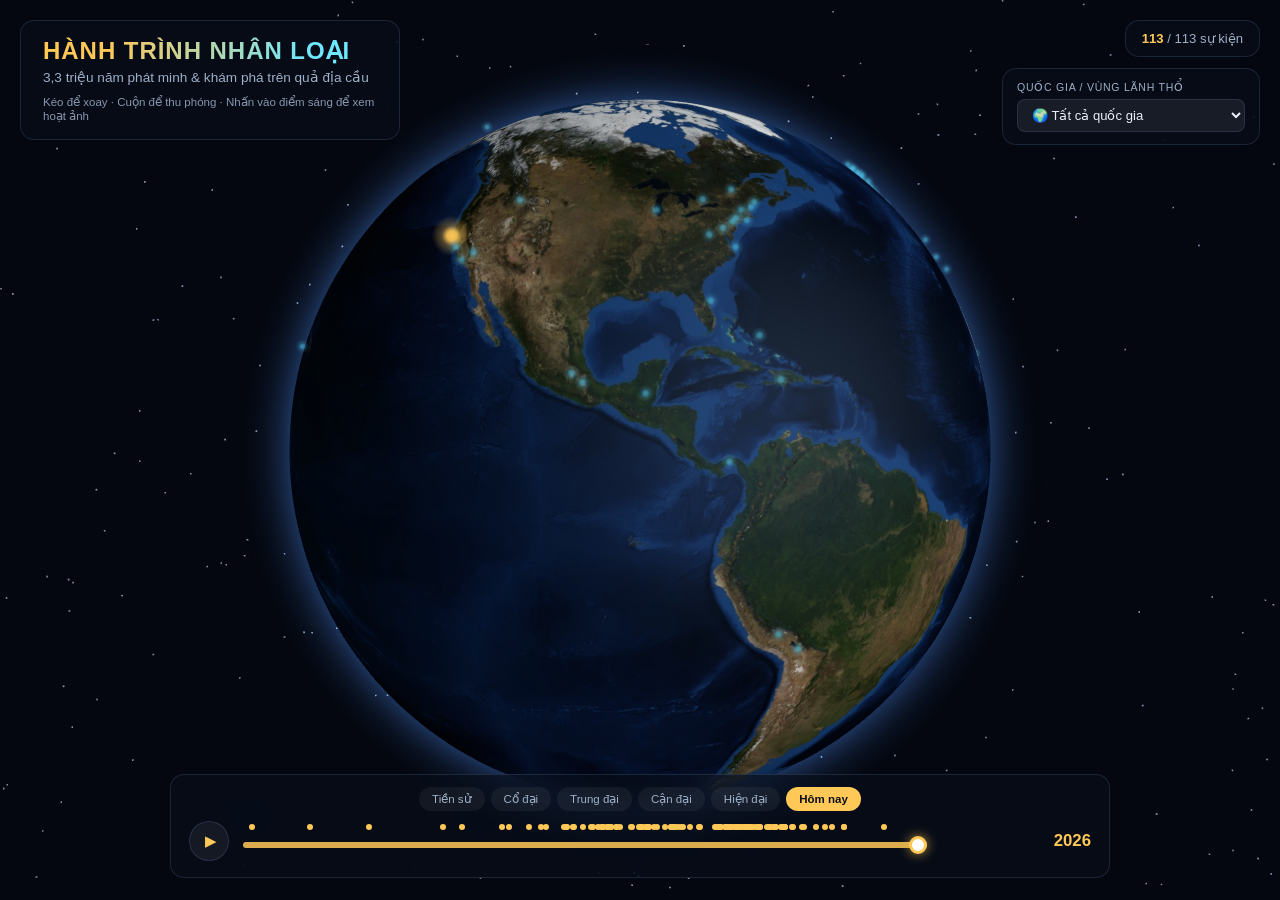
<file: thegioi/index.html>
<!DOCTYPE html>
<html lang="vi">
<head>
<meta charset="UTF-8">
<meta name="viewport" content="width=device-width, initial-scale=1.0">
<title>Hành trình nhân loại — Lịch sử phát triển của con người</title>
<link rel="stylesheet" href="css/style.css">
<script type="importmap">
{
  "imports": {
    "three": "./libs/three.module.js"
  }
}
</script>
</head>
<body>

<div id="globe-container"></div>

<div id="top-overlay">
  <header id="header" class="panel">
    <h1>Hành trình nhân loại</h1>
    <p class="subtitle">3,3 triệu năm phát minh &amp; khám phá trên quả địa cầu</p>
    <p class="hint">Kéo để xoay · Cuộn để thu phóng · Nhấn vào điểm sáng để xem hoạt ảnh</p>
  </header>

  <div id="counter" class="panel">0 / 0 sự kiện</div>

  <div id="country-panel" class="panel">
    <label for="country-select">Quốc gia / vùng lãnh thổ</label>
    <select id="country-select"></select>
    <div id="country-events" class="hidden"></div>
  </div>
</div>

<div id="tooltip" class="hidden"></div>

<div id="timeline" class="panel">
  <div id="era-buttons"></div>
  <div class="slider-row">
    <button id="play-btn" title="Phát dòng thời gian">▶</button>
    <div class="track-wrap">
      <div id="ticks"></div>
      <input type="range" id="time-slider" min="0" max="10000" value="10000" step="1"
             aria-label="Dòng thời gian">
    </div>
    <div id="year-label">2026</div>
  </div>
</div>

<div id="modal-overlay" class="hidden">
  <div id="modal" role="dialog" aria-modal="true">
    <button id="modal-close" title="Đóng">✕</button>
    <div id="modal-head">
      <span id="modal-year" class="badge"></span>
      <h2 id="modal-title"></h2>
      <p id="modal-location"></p>
    </div>
    <canvas id="modal-canvas"></canvas>
    <p id="modal-desc"></p>
  </div>
</div>

<div id="loading">
  <div class="spinner"></div>
  <p>Đang tải địa cầu…</p>
</div>

<script type="module" src="js/main.js"></script>
</body>
</html>
</file>
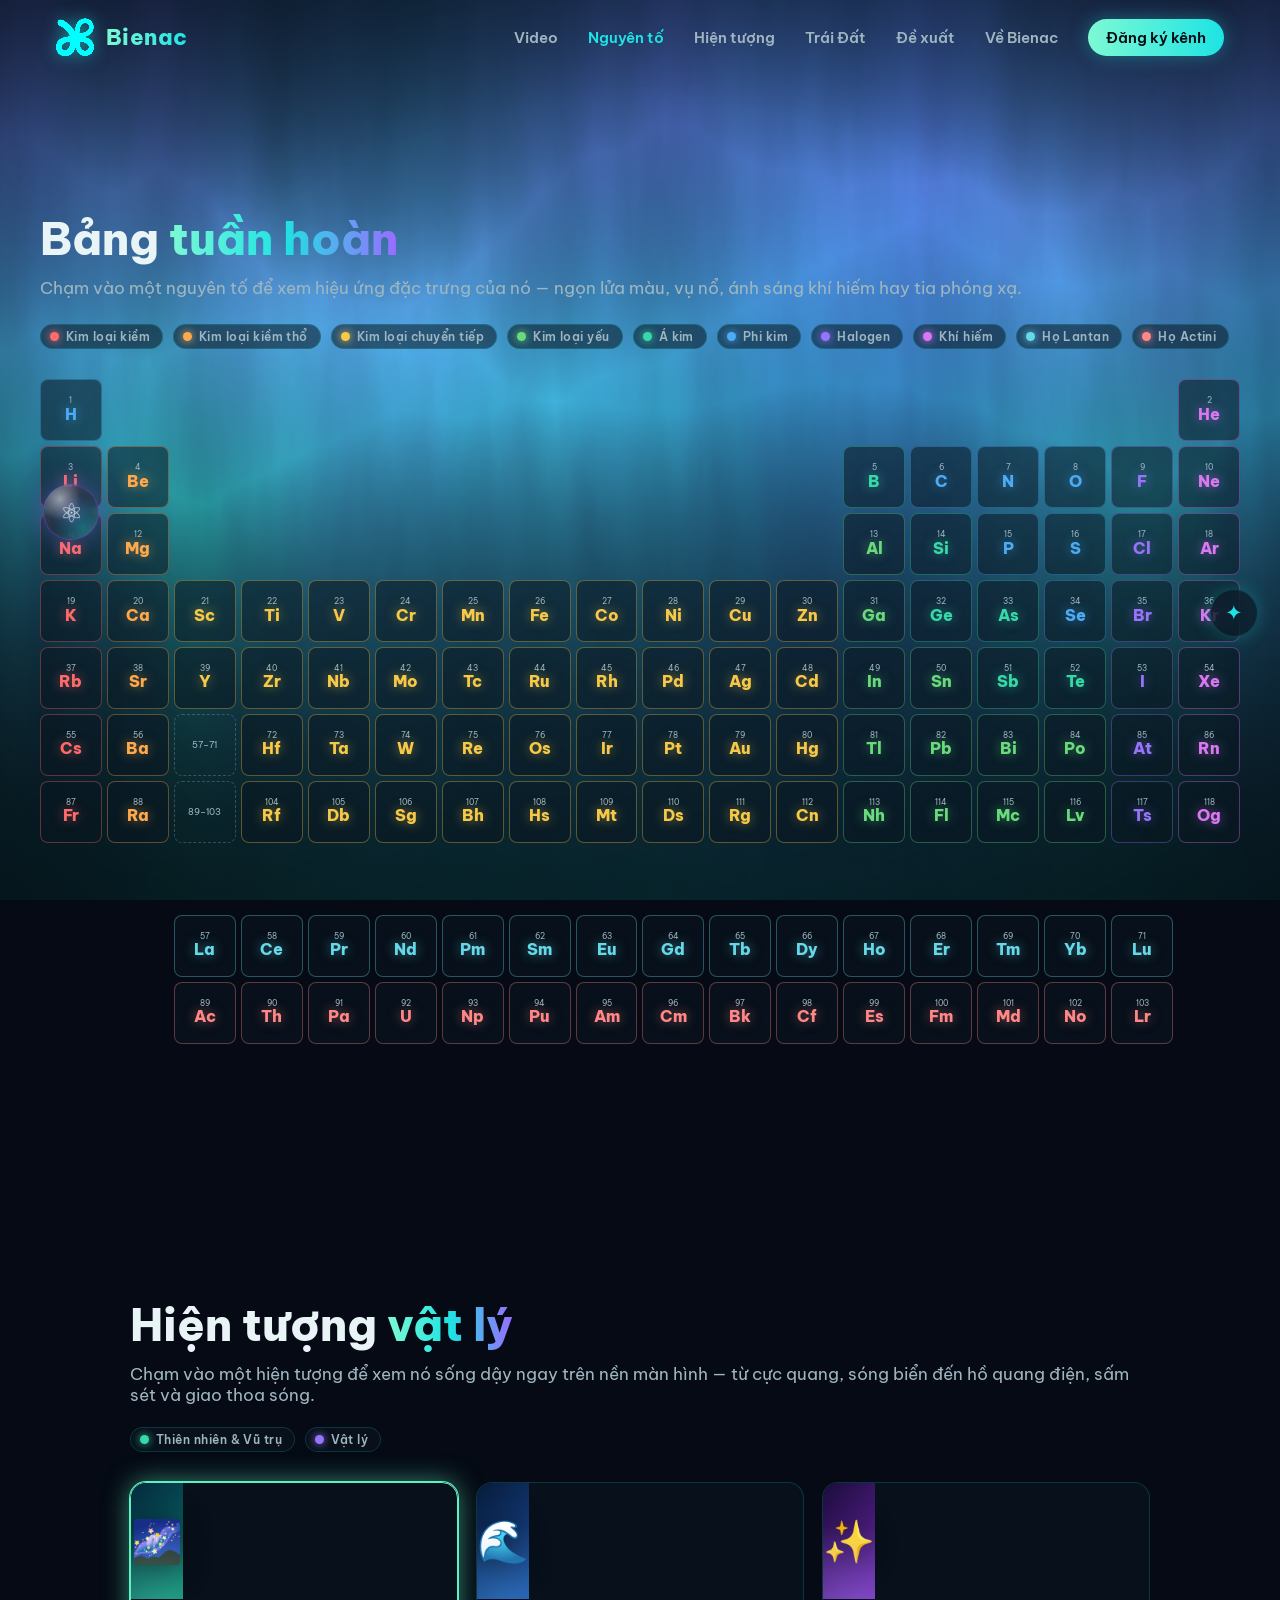
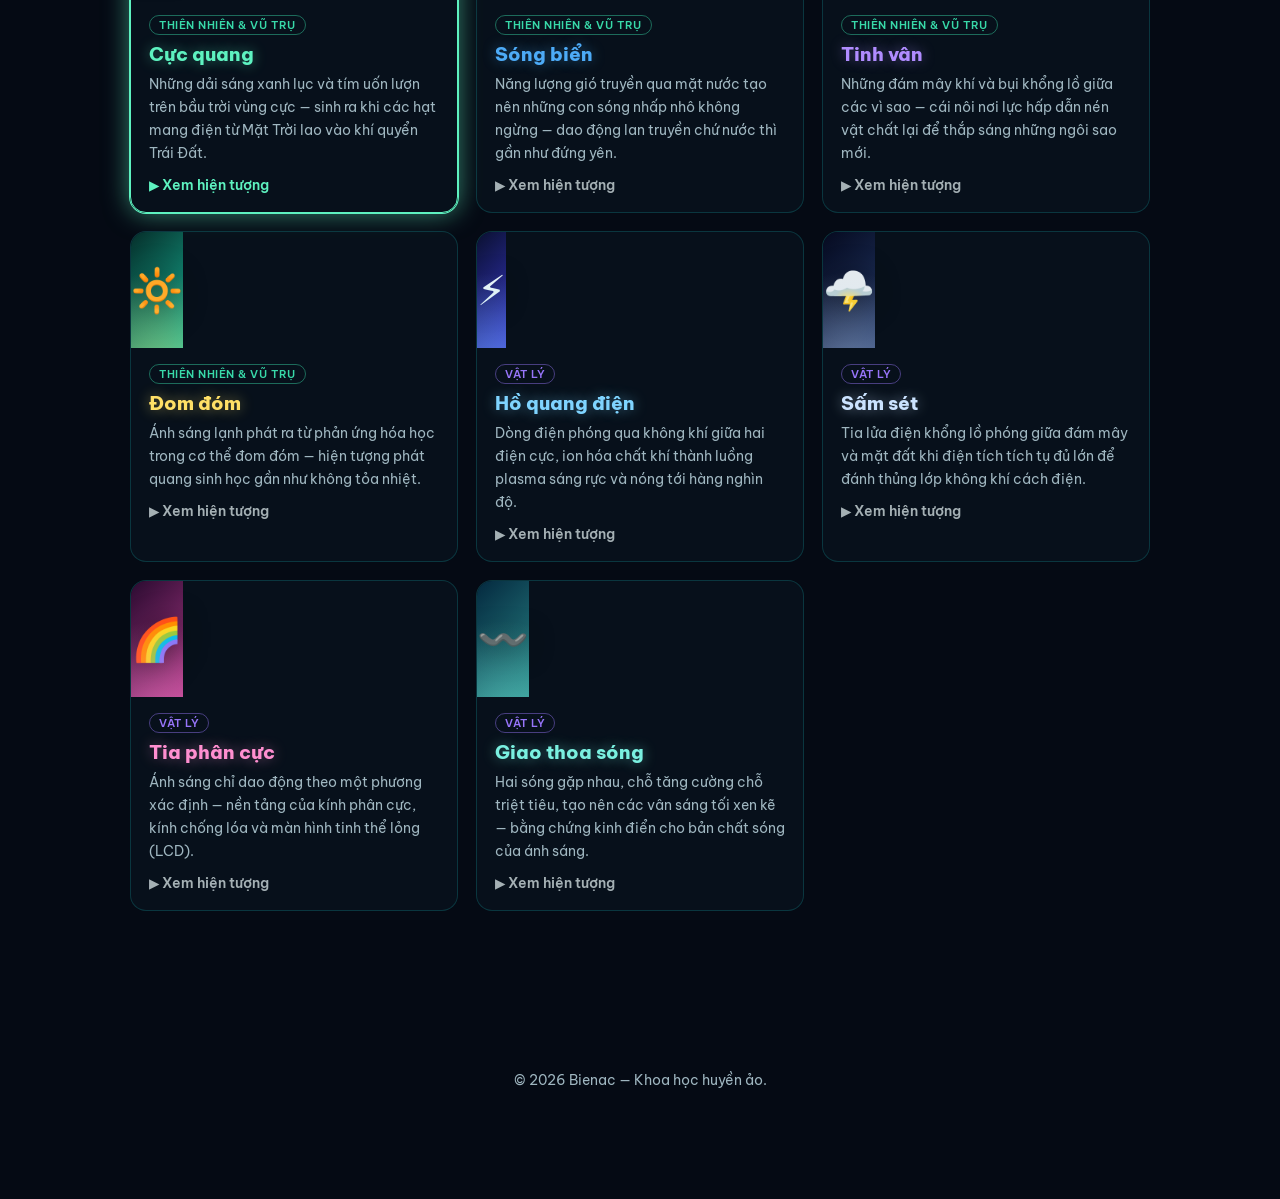
<file: elements.html>
<!DOCTYPE html>
<html lang="vi">
<head>
  <meta charset="UTF-8" />
  <meta name="viewport" content="width=device-width, initial-scale=1.0" />
  <title>Bienac — Bảng tuần hoàn huyền ảo</title>
  <meta name="description" content="Bảng tuần hoàn các nguyên tố hóa học với hiệu ứng đặc trưng: ngọn lửa màu, vụ nổ kim loại kiềm, khí hiếm phát sáng, phóng xạ…" />
  <link rel="icon" type="image/png" sizes="16x16" href="assets/favicon-16.png" />
  <link rel="icon" type="image/png" sizes="32x32" href="assets/favicon-32.png" />
  <link rel="icon" type="image/png" sizes="48x48" href="assets/favicon-48.png" />
  <link rel="apple-touch-icon" href="assets/apple-touch-icon.png" />
  <link rel="preconnect" href="https://fonts.googleapis.com" />
  <link rel="preconnect" href="https://fonts.gstatic.com" crossorigin />
  <link href="https://fonts.googleapis.com/css2?family=Be+Vietnam+Pro:wght@300;400;600;800&display=swap" rel="stylesheet" />
  <link rel="stylesheet" href="css/style.css" />
  <link rel="stylesheet" href="css/elements.css" />
  <link rel="stylesheet" href="css/phenomena.css" />
</head>
<body>
  <!-- Nền hiệu ứng WebGL -->
  <canvas id="fx-canvas" aria-hidden="true"></canvas>
  <div class="vignette" aria-hidden="true"></div>

  <header class="site-header">
    <a class="brand" href="index.html">
      <span class="brand-logo"><img src="assets/logo.svg" alt="logo Bienac" /></span>
      <span class="brand-name">Bienac</span>
    </a>
    <nav class="site-nav">
      <a href="index.html#videos">Video</a>
      <a href="elements.html" class="nav-active">Nguyên tố</a>
      <a href="phenomena.html">Hiện tượng</a>
      <a href="thegioi/index.html">Trái Đất</a>
      <a href="index.html#request">Đề xuất</a>
      <a href="index.html#about">Về Bienac</a>
      <a class="nav-cta" id="nav-subscribe" href="#" target="_blank" rel="noopener">Đăng ký kênh</a>
    </nav>
  </header>

  <main class="pt-page">
    <section class="section visible pt-section">
      <h1 class="section-title">Bảng <span class="accent">tuần hoàn</span></h1>
      <p class="section-sub">
        Chạm vào một nguyên tố để xem hiệu ứng đặc trưng của nó —
        ngọn lửa màu, vụ nổ, ánh sáng khí hiếm hay tia phóng xạ.
      </p>

      <div class="pt-legend" id="pt-legend" aria-hidden="true"><!-- render bằng JS --></div>

      <div class="pt-scroll">
        <div class="pt-grid" id="pt-grid" role="grid" aria-label="Bảng tuần hoàn các nguyên tố">
          <!-- render bằng JS -->
        </div>
      </div>
    </section>
    <section class="section visible ph-section">
      <h2 class="section-title">Hiện tượng <span class="accent">vật lý</span></h2>
      <p class="section-sub">
        Chạm vào một hiện tượng để xem nó sống dậy ngay trên nền màn hình —
        từ cực quang, sóng biển đến hồ quang điện, sấm sét và giao thoa sóng.
      </p>

      <div class="ph-legend" id="ph-legend" aria-hidden="true"><!-- render bằng JS --></div>

      <div class="ph-grid" id="ph-grid" aria-label="Danh sách hiện tượng vật lý">
        <!-- render bằng JS -->
      </div>
    </section>
  </main>

  <!-- Thẻ báo hiện tượng đang xem -->
  <div class="ph-now" id="ph-now" role="status" aria-live="polite">
    <span class="ph-now-label">Đang xem:</span>
    <span class="ph-now-name" id="ph-now-name"></span>
  </div>

  <!-- Modal hiệu ứng nguyên tố -->
  <div class="el-modal" id="el-modal" role="dialog" aria-modal="true" aria-labelledby="el-name" hidden>
    <div class="el-backdrop" id="el-backdrop"></div>
    <div class="el-card">
      <button class="el-close" id="el-close" aria-label="Đóng">✕</button>
      <canvas class="el-canvas" id="el-canvas" aria-hidden="true"></canvas>
      <div class="el-info">
        <div class="el-head">
          <span class="el-symbol" id="el-symbol">?</span>
          <div>
            <h2 class="el-name" id="el-name">Nguyên tố</h2>
            <p class="el-sub"><span id="el-number"></span> · <span id="el-category"></span></p>
          </div>
        </div>
        <p class="el-desc" id="el-desc"></p>
        <button class="btn btn-ghost el-replay" id="el-replay">↻ Chạy lại hiệu ứng</button>
      </div>
    </div>
  </div>

  <!-- Bảng chọn hiệu ứng nền -->
  <aside class="fx-switcher" aria-label="Chọn hiệu ứng nền">
    <button class="fx-toggle" id="fx-toggle" aria-expanded="false" title="Hiệu ứng nền">✦</button>
    <div class="fx-options collapsed" id="fx-options" role="group">
      <span class="fx-label">Hiệu ứng nền</span>
      <button data-effect="aurora" title="Phím 1">🌌 Cực quang</button>
      <button data-effect="waves"  title="Phím 2">🌊 Sóng biển</button>
      <button data-effect="nebula" title="Phím 3">✨ Tinh vân</button>
      <button data-effect="fireflies" title="Phím 4">🔆 Đom đóm</button>
    </div>
  </aside>

  <footer class="site-footer">
    <p>© <span id="year"></span> Bienac — Khoa học huyền ảo.</p>
  </footer>

  <script src="js/effects.js"></script>
  <script src="js/main.js"></script>
  <script src="js/elements.js"></script>
  <script src="js/phenomena.js"></script>
  <script src="js/bubble.js"></script>
</body>
</html>
</file>
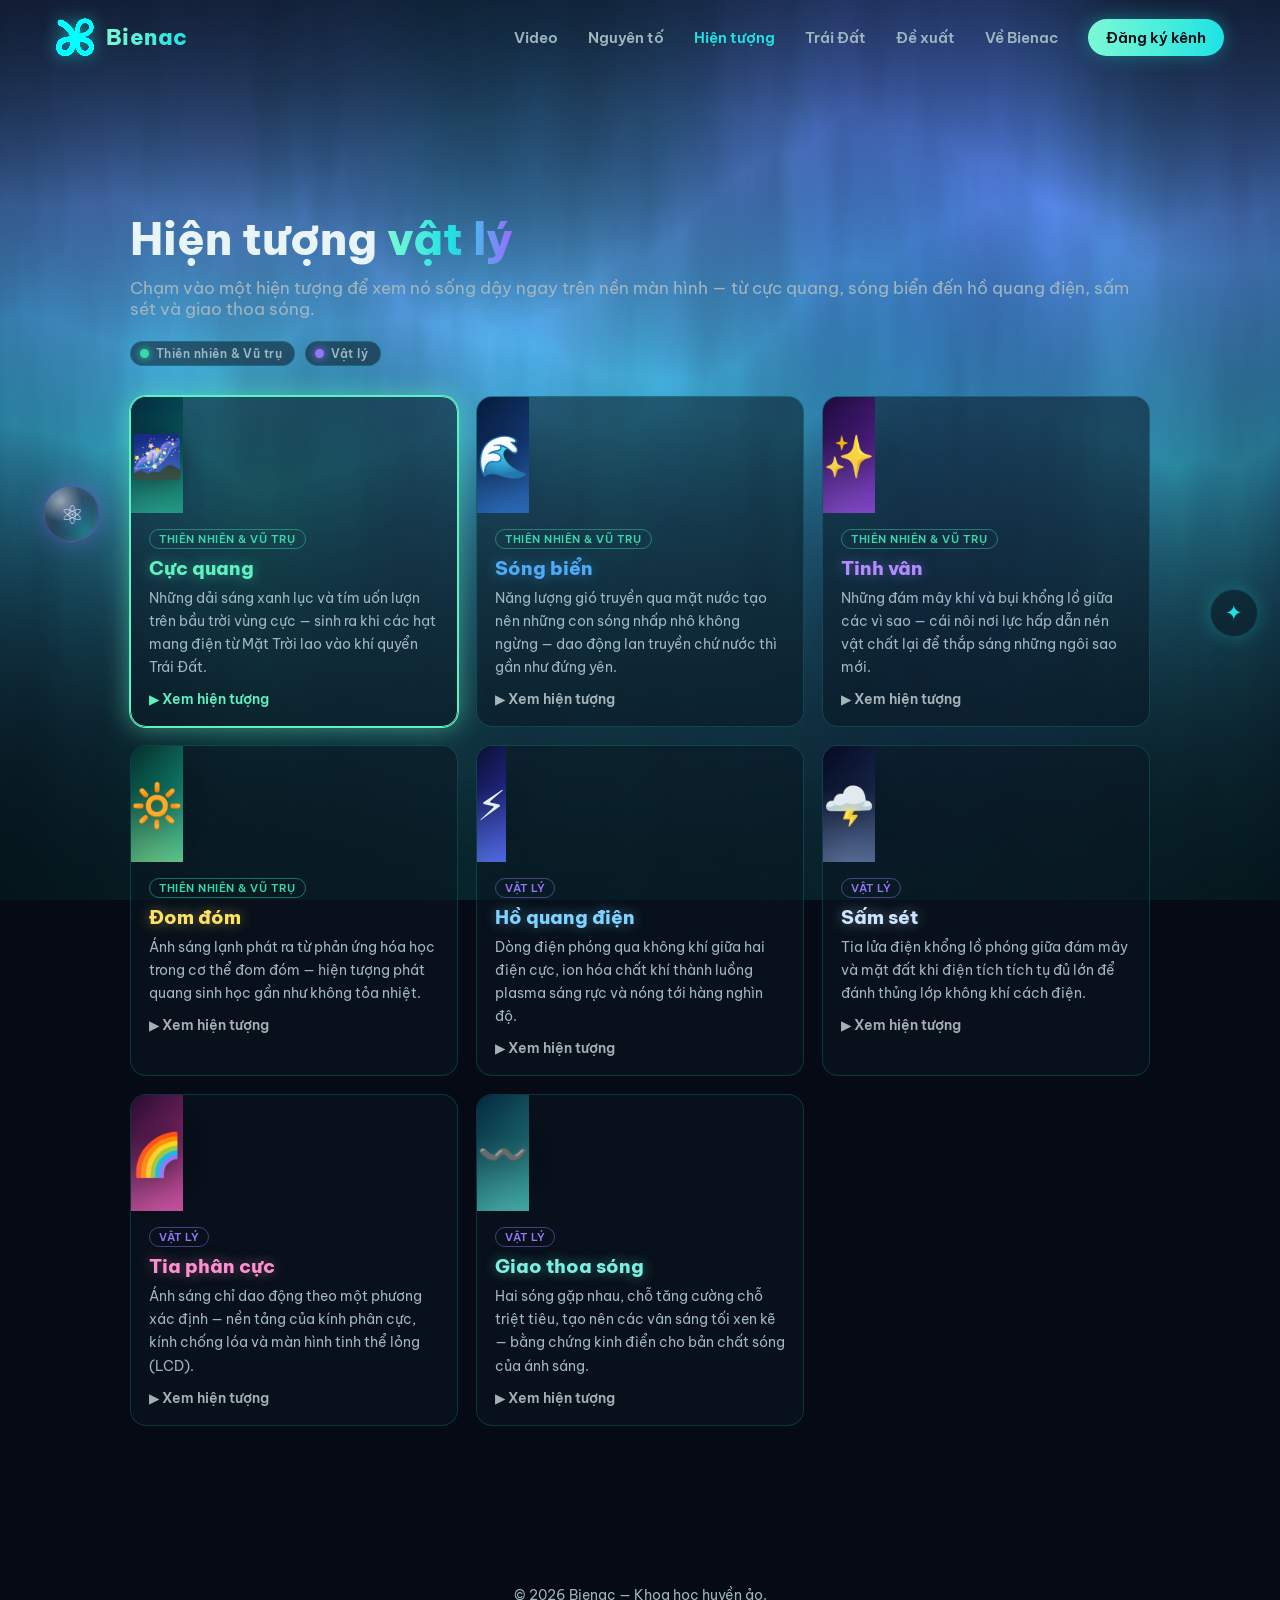
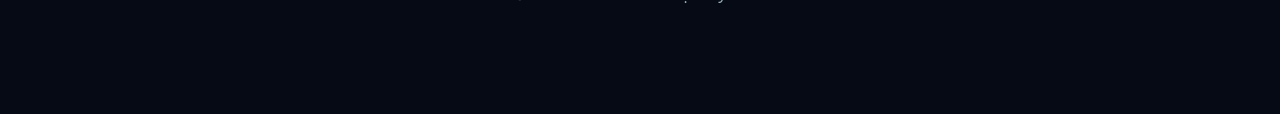
<file: phenomena.html>
<!DOCTYPE html>
<html lang="vi">
<head>
  <meta charset="UTF-8" />
  <meta name="viewport" content="width=device-width, initial-scale=1.0" />
  <title>Bienac — Hiện tượng vật lý</title>
  <meta name="description" content="Danh sách các hiện tượng vật lý và thiên nhiên kỳ ảo — cực quang, sóng biển, tinh vân, hồ quang điện, sấm sét, tia phân cực, giao thoa sóng. Nhấn để xem hiệu ứng." />
  <link rel="icon" type="image/png" sizes="16x16" href="assets/favicon-16.png" />
  <link rel="icon" type="image/png" sizes="32x32" href="assets/favicon-32.png" />
  <link rel="icon" type="image/png" sizes="48x48" href="assets/favicon-48.png" />
  <link rel="apple-touch-icon" href="assets/apple-touch-icon.png" />
  <link rel="preconnect" href="https://fonts.googleapis.com" />
  <link rel="preconnect" href="https://fonts.gstatic.com" crossorigin />
  <link href="https://fonts.googleapis.com/css2?family=Be+Vietnam+Pro:wght@300;400;600;800&display=swap" rel="stylesheet" />
  <link rel="stylesheet" href="css/style.css" />
  <link rel="stylesheet" href="css/phenomena.css" />
</head>
<body>
  <!-- Nền hiệu ứng WebGL -->
  <canvas id="fx-canvas" aria-hidden="true"></canvas>
  <div class="vignette" aria-hidden="true"></div>

  <header class="site-header">
    <a class="brand" href="index.html">
      <span class="brand-logo"><img src="assets/logo.svg" alt="logo Bienac" /></span>
      <span class="brand-name">Bienac</span>
    </a>
    <nav class="site-nav">
      <a href="index.html#videos">Video</a>
      <a href="elements.html">Nguyên tố</a>
      <a href="phenomena.html" class="nav-active">Hiện tượng</a>
      <a href="thegioi/index.html">Trái Đất</a>
      <a href="index.html#request">Đề xuất</a>
      <a href="index.html#about">Về Bienac</a>
      <a class="nav-cta" id="nav-subscribe" href="#" target="_blank" rel="noopener">Đăng ký kênh</a>
    </nav>
  </header>

  <main class="ph-page">
    <section class="section visible ph-section">
      <h1 class="section-title">Hiện tượng <span class="accent">vật lý</span></h1>
      <p class="section-sub">
        Chạm vào một hiện tượng để xem nó sống dậy ngay trên nền màn hình —
        từ cực quang, sóng biển đến hồ quang điện, sấm sét và giao thoa sóng.
      </p>

      <div class="ph-legend" id="ph-legend" aria-hidden="true"><!-- render bằng JS --></div>

      <div class="ph-grid" id="ph-grid" aria-label="Danh sách hiện tượng vật lý">
        <!-- render bằng JS -->
      </div>
    </section>
  </main>

  <!-- Thẻ báo hiện tượng đang xem -->
  <div class="ph-now" id="ph-now" role="status" aria-live="polite">
    <span class="ph-now-label">Đang xem:</span>
    <span class="ph-now-name" id="ph-now-name"></span>
  </div>

  <!-- Bảng chọn hiệu ứng nền -->
  <aside class="fx-switcher" aria-label="Chọn hiệu ứng nền">
    <button class="fx-toggle" id="fx-toggle" aria-expanded="false" title="Hiệu ứng nền">✦</button>
    <div class="fx-options collapsed" id="fx-options" role="group">
      <span class="fx-label">Hiệu ứng nền</span>
      <button data-effect="aurora" title="Phím 1">🌌 Cực quang</button>
      <button data-effect="waves"  title="Phím 2">🌊 Sóng biển</button>
      <button data-effect="nebula" title="Phím 3">✨ Tinh vân</button>
      <button data-effect="fireflies" title="Phím 4">🔆 Đom đóm</button>
    </div>
  </aside>

  <footer class="site-footer">
    <p>© <span id="year"></span> Bienac — Khoa học huyền ảo.</p>
  </footer>

  <script src="js/effects.js"></script>
  <script src="js/main.js"></script>
  <script src="js/phenomena.js"></script>
  <script src="js/bubble.js"></script>
</body>
</html>
</file>
<file: thegioi/css/style.css>
:root {
  --bg: #04070f;
  --panel-bg: rgba(9, 15, 28, 0.62);
  --panel-border: rgba(140, 170, 220, 0.16);
  --text: #e8eef7;
  --text-dim: #9fb0c8;
  --accent: #ffc857;
  --accent-2: #6ee7ff;
}

* { margin: 0; padding: 0; box-sizing: border-box; }

html, body {
  height: 100%;
  overflow: hidden;
  background: var(--bg);
  color: var(--text);
  font-family: -apple-system, BlinkMacSystemFont, "Segoe UI", Roboto, "Helvetica Neue", Arial, sans-serif;
}

#globe-container {
  position: fixed;
  inset: 0;
}

.panel {
  background: var(--panel-bg);
  border: 1px solid var(--panel-border);
  border-radius: 14px;
  backdrop-filter: blur(12px);
  -webkit-backdrop-filter: blur(12px);
}

/* ---------- Header ---------- */
#header {
  position: fixed;
  top: 20px;
  left: 20px;
  padding: 16px 22px;
  max-width: 380px;
  pointer-events: none;
}

#header h1 {
  font-size: 1.5rem;
  letter-spacing: 0.04em;
  text-transform: uppercase;
  background: linear-gradient(100deg, var(--accent) 20%, var(--accent-2) 80%);
  -webkit-background-clip: text;
  background-clip: text;
  -webkit-text-fill-color: transparent;
}

#header .subtitle {
  margin-top: 4px;
  font-size: 0.85rem;
  color: var(--text-dim);
}

#header .hint {
  margin-top: 10px;
  font-size: 0.72rem;
  color: var(--text-dim);
  opacity: 0.85;
}

/* ---------- Counter ---------- */
#counter {
  position: fixed;
  top: 20px;
  right: 20px;
  padding: 10px 16px;
  font-size: 0.82rem;
  color: var(--text-dim);
}

#counter b { color: var(--accent); font-weight: 600; }

/* ---------- Chọn quốc gia ---------- */
#country-panel {
  position: fixed;
  top: 68px;
  right: 20px;
  width: 258px;
  padding: 12px 14px;
  z-index: 15;
}

#country-panel label {
  display: block;
  margin-bottom: 6px;
  font-size: 0.66rem;
  letter-spacing: 0.07em;
  text-transform: uppercase;
  color: var(--text-dim);
}

#country-select {
  width: 100%;
  padding: 7px 10px;
  font-size: 0.82rem;
  color: var(--text);
  background: rgba(255, 255, 255, 0.07);
  border: 1px solid var(--panel-border);
  border-radius: 8px;
  outline: none;
  cursor: pointer;
}

#country-select option { background: #0b1322; color: var(--text); }

#country-events {
  margin-top: 10px;
  max-height: 42vh;
  overflow-y: auto;
  display: flex;
  flex-direction: column;
  gap: 2px;
  scrollbar-width: thin;
}

.country-ev {
  display: flex;
  gap: 10px;
  align-items: baseline;
  padding: 6px 8px;
  border-radius: 8px;
  cursor: pointer;
  transition: background 0.15s;
}

.country-ev:hover { background: rgba(255, 255, 255, 0.08); }

.country-ev .ev-year {
  flex: 0 0 78px;
  font-size: 0.68rem;
  color: var(--accent);
  font-variant-numeric: tabular-nums;
}

.country-ev .ev-title { font-size: 0.78rem; line-height: 1.35; }

/* Sự kiện chưa diễn ra tại mốc thời gian đang chọn */
.country-ev.future { opacity: 0.4; }

/* ---------- Tooltip ---------- */
#tooltip {
  position: fixed;
  z-index: 30;
  pointer-events: none;
  background: rgba(8, 13, 25, 0.92);
  border: 1px solid var(--panel-border);
  border-radius: 8px;
  padding: 7px 11px;
  font-size: 0.8rem;
  max-width: 240px;
  transform: translate(14px, -50%);
}

#tooltip .tt-year { color: var(--accent); font-size: 0.7rem; display: block; }

/* ---------- Timeline ---------- */
#timeline {
  position: fixed;
  left: 50%;
  bottom: 22px;
  transform: translateX(-50%);
  width: min(940px, 94vw);
  padding: 12px 18px 16px;
  z-index: 20;
}

#era-buttons {
  display: flex;
  gap: 6px;
  justify-content: center;
  margin-bottom: 10px;
  flex-wrap: wrap;
}

#era-buttons button {
  background: rgba(255, 255, 255, 0.05);
  border: 1px solid transparent;
  color: var(--text-dim);
  font-size: 0.72rem;
  padding: 4px 12px;
  border-radius: 999px;
  cursor: pointer;
  transition: all 0.18s;
}

#era-buttons button:hover { color: var(--text); background: rgba(255, 255, 255, 0.1); }

#era-buttons button.active {
  color: #0a0f1c;
  background: var(--accent);
  font-weight: 600;
}

.slider-row {
  display: flex;
  align-items: center;
  gap: 14px;
}

#play-btn {
  flex: 0 0 auto;
  width: 40px;
  height: 40px;
  border-radius: 50%;
  border: 1px solid var(--panel-border);
  background: rgba(255, 255, 255, 0.06);
  color: var(--accent);
  font-size: 0.95rem;
  cursor: pointer;
  transition: all 0.18s;
  display: flex;
  align-items: center;
  justify-content: center;
  padding-left: 3px;
}

#play-btn.playing { padding-left: 0; }
#play-btn:hover { background: rgba(255, 200, 87, 0.18); transform: scale(1.06); }

.track-wrap {
  position: relative;
  flex: 1;
  padding-top: 12px;
}

#ticks {
  position: absolute;
  top: 0;
  left: 9px;
  right: 9px;
  height: 10px;
}

.tick {
  position: absolute;
  top: 2px;
  width: 6px;
  height: 6px;
  margin-left: -3px;
  border-radius: 50%;
  background: rgba(160, 190, 230, 0.4);
  cursor: pointer;
  transition: background 0.2s, transform 0.2s;
}

.tick:hover { background: var(--accent-2); transform: scale(1.6); }
.tick.passed { background: var(--accent); }

#time-slider {
  width: 100%;
  height: 22px;
  -webkit-appearance: none;
  appearance: none;
  background: transparent;
  cursor: pointer;
}

#time-slider::-webkit-slider-runnable-track {
  height: 6px;
  border-radius: 3px;
  background: var(--track-bg, rgba(255, 255, 255, 0.14));
}

#time-slider::-webkit-slider-thumb {
  -webkit-appearance: none;
  appearance: none;
  width: 18px;
  height: 18px;
  margin-top: -6px;
  border-radius: 50%;
  background: #fff;
  border: 3px solid var(--accent);
  box-shadow: 0 0 12px rgba(255, 200, 87, 0.7);
}

#time-slider::-moz-range-track {
  height: 6px;
  border-radius: 3px;
  background: rgba(255, 255, 255, 0.14);
}

#time-slider::-moz-range-thumb {
  width: 14px;
  height: 14px;
  border-radius: 50%;
  background: #fff;
  border: 3px solid var(--accent);
  box-shadow: 0 0 12px rgba(255, 200, 87, 0.7);
}

#year-label {
  flex: 0 0 auto;
  min-width: 150px;
  text-align: right;
  font-size: 1.05rem;
  font-weight: 600;
  color: var(--accent);
  font-variant-numeric: tabular-nums;
}

/* ---------- Modal ---------- */
#modal-overlay {
  position: fixed;
  inset: 0;
  z-index: 50;
  background: rgba(2, 5, 12, 0.72);
  backdrop-filter: blur(6px);
  -webkit-backdrop-filter: blur(6px);
  display: flex;
  align-items: center;
  justify-content: center;
  padding: 20px;
}

#modal {
  position: relative;
  width: min(680px, 94vw);
  max-height: 92vh;
  overflow-y: auto;
  background: #0b1322;
  border: 1px solid var(--panel-border);
  border-radius: 18px;
  padding: 24px 26px;
  animation: modal-in 0.28s cubic-bezier(0.2, 0.9, 0.3, 1.2);
}

@keyframes modal-in {
  from { opacity: 0; transform: scale(0.93) translateY(14px); }
  to   { opacity: 1; transform: scale(1) translateY(0); }
}

#modal-close {
  position: absolute;
  top: 14px;
  right: 14px;
  width: 34px;
  height: 34px;
  border-radius: 50%;
  border: 1px solid var(--panel-border);
  background: rgba(255, 255, 255, 0.05);
  color: var(--text-dim);
  font-size: 0.9rem;
  cursor: pointer;
  transition: all 0.15s;
}

#modal-close:hover { color: #fff; background: rgba(255, 255, 255, 0.14); }

#modal-head { margin-bottom: 16px; padding-right: 40px; }

.badge {
  display: inline-block;
  background: rgba(255, 200, 87, 0.14);
  color: var(--accent);
  border: 1px solid rgba(255, 200, 87, 0.35);
  font-size: 0.74rem;
  font-weight: 600;
  padding: 3px 11px;
  border-radius: 999px;
  margin-bottom: 8px;
}

#modal-title { font-size: 1.45rem; line-height: 1.25; }

#modal-location {
  margin-top: 5px;
  color: var(--text-dim);
  font-size: 0.82rem;
}

#modal-canvas {
  width: 100%;
  aspect-ratio: 16 / 9;
  border-radius: 12px;
  background: #060b16;
  display: block;
}

#modal-desc {
  margin-top: 16px;
  font-size: 0.95rem;
  line-height: 1.65;
  color: #c9d6e8;
}

/* ---------- Loading ---------- */
#loading {
  position: fixed;
  inset: 0;
  z-index: 100;
  background: var(--bg);
  display: flex;
  flex-direction: column;
  align-items: center;
  justify-content: center;
  gap: 16px;
  color: var(--text-dim);
  font-size: 0.9rem;
  transition: opacity 0.6s;
}

#loading.fade { opacity: 0; pointer-events: none; }

.spinner {
  width: 44px;
  height: 44px;
  border-radius: 50%;
  border: 3px solid rgba(255, 255, 255, 0.12);
  border-top-color: var(--accent);
  animation: spin 0.9s linear infinite;
}

@keyframes spin { to { transform: rotate(360deg); } }

.hidden { display: none !important; }

/* ---------- Mobile ---------- */
@media (max-width: 640px) {
  /* Stack header / counter / country selector in normal flow instead of
     independently-positioned fixed boxes, so they can never overlap
     regardless of how much the title/subtitle text wraps. */
  #top-overlay {
    position: fixed;
    top: 12px;
    left: 12px;
    right: 12px;
    z-index: 15;
    display: flex;
    flex-direction: column;
    gap: 8px;
  }

  #header, #counter, #country-panel {
    position: static;
    top: auto;
    left: auto;
    right: auto;
    width: auto;
    max-width: none;
  }

  #header { padding: 12px 14px; }
  #header h1 { font-size: 1.05rem; }
  #header .hint { display: none; }
  #counter { align-self: flex-start; padding: 8px 12px; font-size: 0.72rem; }
  #year-label { min-width: 108px; font-size: 0.85rem; }
  #timeline { padding: 10px 12px 12px; }
  #country-panel { padding: 10px; }
  #country-events { max-height: 26vh; }
}
</file>
<file: css/style.css>
/* =====================================================================
 * bienac — Khoa học huyền ảo
 * ===================================================================== */
:root {
  --cyan: #1ee3e3;
  --mint: #7df9d4;
  --violet: #9a6bff;
  --ink: #050a14;
  --text: #e8f4f6;
  --text-dim: #9fb6c0;
  --glass: rgba(10, 22, 34, 0.55);
  --glass-border: rgba(30, 227, 227, 0.18);
  --radius: 18px;
  --font: 'Be Vietnam Pro', system-ui, -apple-system, sans-serif;
}

* { margin: 0; padding: 0; box-sizing: border-box; }

html { scroll-behavior: smooth; }

body {
  font-family: var(--font);
  background: var(--ink);
  color: var(--text);
  overflow-x: hidden;
  -webkit-font-smoothing: antialiased;
}

/* ------------------------------------------------- Nền hiệu ứng -- */
#fx-canvas {
  position: fixed;
  inset: 0;
  width: 100vw;
  height: 100vh;
  z-index: -2;
  opacity: 1;
  transition: opacity 0.35s ease;
}
#fx-canvas.fx-fading { opacity: 0; }

.no-webgl {
  background:
    radial-gradient(1200px 600px at 70% 10%, rgba(30, 227, 227, 0.12), transparent),
    radial-gradient(900px 500px at 20% 80%, rgba(154, 107, 255, 0.12), transparent),
    var(--ink);
}

.vignette {
  position: fixed;
  inset: 0;
  z-index: -1;
  pointer-events: none;
  background:
    radial-gradient(ellipse at center, transparent 55%, rgba(3, 6, 12, 0.55) 100%);
}

/* ------------------------------------------------------- Header -- */
.site-header {
  position: fixed;
  top: 0; left: 0; right: 0;
  z-index: 50;
  display: flex;
  align-items: center;
  justify-content: space-between;
  padding: 18px clamp(20px, 5vw, 56px);
  transition: background 0.3s ease, backdrop-filter 0.3s ease, box-shadow 0.3s ease;
}
.site-header.scrolled {
  background: rgba(5, 10, 20, 0.7);
  backdrop-filter: blur(14px);
  -webkit-backdrop-filter: blur(14px);
  box-shadow: 0 1px 0 rgba(30, 227, 227, 0.12);
}

.brand {
  display: flex;
  align-items: center;
  gap: 12px;
  text-decoration: none;
  color: var(--text);
}
.brand-logo img {
  width: 38px;
  height: 38px;
  display: block;
  filter: drop-shadow(0 0 8px rgba(30, 227, 227, 0.55));
}
.brand-name {
  font-size: 1.35rem;
  font-weight: 800;
  letter-spacing: 0.02em;
  background: linear-gradient(90deg, var(--mint), var(--cyan));
  -webkit-background-clip: text;
  background-clip: text;
  -webkit-text-fill-color: transparent;
}

.site-nav {
  display: flex;
  align-items: center;
  gap: clamp(14px, 3vw, 30px);
}
.site-nav a {
  color: var(--text-dim);
  text-decoration: none;
  font-weight: 600;
  font-size: 0.95rem;
  transition: color 0.2s ease;
}
.site-nav a:hover { color: var(--cyan); }
.site-nav .nav-cta {
  color: var(--ink);
  background: linear-gradient(90deg, var(--mint), var(--cyan));
  padding: 9px 18px;
  border-radius: 999px;
  box-shadow: 0 0 18px rgba(30, 227, 227, 0.35);
  transition: transform 0.2s ease, box-shadow 0.2s ease;
}
.site-nav .nav-cta:hover {
  color: var(--ink);
  transform: translateY(-1px);
  box-shadow: 0 0 28px rgba(30, 227, 227, 0.55);
}

/* Nút hamburger — chỉ hiện trên mobile */
.nav-toggle {
  display: none;
  width: 44px;
  height: 44px;
  flex-direction: column;
  align-items: center;
  justify-content: center;
  gap: 5px;
  border: 1px solid var(--glass-border);
  border-radius: 12px;
  background: var(--glass);
  backdrop-filter: blur(12px);
  -webkit-backdrop-filter: blur(12px);
  cursor: pointer;
  padding: 0;
}
.nav-toggle span {
  display: block;
  width: 20px;
  height: 2px;
  border-radius: 2px;
  background: var(--cyan);
  transition: transform 0.25s ease, opacity 0.25s ease;
}
.nav-toggle[aria-expanded="true"] span:nth-child(1) { transform: translateY(7px) rotate(45deg); }
.nav-toggle[aria-expanded="true"] span:nth-child(2) { opacity: 0; }
.nav-toggle[aria-expanded="true"] span:nth-child(3) { transform: translateY(-7px) rotate(-45deg); }

/* --------------------------------------------------------- Hero -- */
.hero {
  min-height: 100vh;
  display: flex;
  flex-direction: column;
  align-items: center;
  justify-content: center;
  text-align: center;
  padding: 100px 20px 60px;
  position: relative;
}

.hero-logo img {
  width: clamp(110px, 16vw, 170px);
  height: auto;
  filter: drop-shadow(0 0 26px rgba(30, 227, 227, 0.6));
  animation: float 6s ease-in-out infinite;
}
@keyframes float {
  0%, 100% { transform: translateY(0) rotate(-2deg); }
  50%      { transform: translateY(-14px) rotate(2deg); }
}

.hero-title {
  margin-top: 18px;
  font-size: clamp(3.2rem, 10vw, 6.5rem);
  font-weight: 800;
  letter-spacing: 0.01em;
  line-height: 1;
  text-shadow: 0 0 40px rgba(30, 227, 227, 0.35);
}
.accent {
  background: linear-gradient(90deg, var(--mint), var(--cyan), var(--violet));
  -webkit-background-clip: text;
  background-clip: text;
  -webkit-text-fill-color: transparent;
}

.hero-tagline {
  margin-top: 16px;
  font-size: clamp(1.1rem, 2.6vw, 1.5rem);
  font-weight: 300;
  color: var(--text);
}
.hero-sub {
  margin-top: 8px;
  font-size: 0.95rem;
  color: var(--text-dim);
  letter-spacing: 0.14em;
  text-transform: uppercase;
}

.hero-actions {
  margin-top: 36px;
  display: flex;
  gap: 16px;
  flex-wrap: wrap;
  justify-content: center;
}

.btn {
  display: inline-flex;
  align-items: center;
  gap: 10px;
  padding: 14px 28px;
  border-radius: 999px;
  font-weight: 700;
  font-size: 1rem;
  text-decoration: none;
  transition: transform 0.2s ease, box-shadow 0.2s ease, background 0.2s ease;
}
.btn-primary {
  color: var(--ink);
  background: linear-gradient(90deg, var(--mint), var(--cyan));
  box-shadow: 0 0 24px rgba(30, 227, 227, 0.4);
}
.btn-primary:hover {
  transform: translateY(-2px) scale(1.02);
  box-shadow: 0 0 40px rgba(30, 227, 227, 0.65);
}
.btn-ghost {
  color: var(--text);
  border: 1px solid var(--glass-border);
  background: var(--glass);
  backdrop-filter: blur(10px);
  -webkit-backdrop-filter: blur(10px);
}
.btn-ghost:hover {
  border-color: rgba(30, 227, 227, 0.5);
  box-shadow: 0 0 20px rgba(30, 227, 227, 0.2);
  transform: translateY(-2px);
}

.scroll-hint {
  position: absolute;
  bottom: 28px;
  left: 50%;
  transform: translateX(-50%);
  width: 26px;
  height: 42px;
  border: 2px solid rgba(159, 182, 192, 0.5);
  border-radius: 14px;
}
.scroll-hint span {
  position: absolute;
  top: 7px;
  left: 50%;
  width: 4px;
  height: 8px;
  margin-left: -2px;
  border-radius: 2px;
  background: var(--cyan);
  animation: scrollhint 1.8s ease-in-out infinite;
}
@keyframes scrollhint {
  0%   { transform: translateY(0); opacity: 1; }
  70%  { transform: translateY(14px); opacity: 0; }
  100% { transform: translateY(0); opacity: 0; }
}

/* ----------------------------------------------------- Sections -- */
.section {
  max-width: 1120px;
  margin: 0 auto;
  padding: clamp(70px, 10vw, 120px) clamp(20px, 5vw, 40px);
  opacity: 0;
  transform: translateY(28px);
  transition: opacity 0.7s ease, transform 0.7s ease;
}
.section.visible { opacity: 1; transform: none; }

.section-title {
  font-size: clamp(1.9rem, 4.5vw, 2.8rem);
  font-weight: 800;
}
.section-sub {
  margin-top: 10px;
  color: var(--text-dim);
  font-size: 1.05rem;
}
.section-more { margin-top: 36px; text-align: center; }

/* -------------------------------------------------- Lưới video -- */
.video-grid {
  margin-top: 40px;
  display: grid;
  grid-template-columns: repeat(auto-fill, minmax(300px, 1fr));
  gap: 24px;
}

.video-card {
  display: block;
  text-decoration: none;
  color: var(--text);
  background: var(--glass);
  border: 1px solid var(--glass-border);
  border-radius: var(--radius);
  overflow: hidden;
  backdrop-filter: blur(12px);
  -webkit-backdrop-filter: blur(12px);
  transition: transform 0.3s ease, box-shadow 0.3s ease, border-color 0.3s ease,
              opacity 0.7s ease;
  opacity: 0;
  transform: translateY(24px);
}
.video-card.visible { opacity: 1; transform: none; }
.video-card:hover {
  transform: translateY(-6px);
  border-color: rgba(30, 227, 227, 0.45);
  box-shadow: 0 14px 40px rgba(0, 0, 0, 0.45), 0 0 24px rgba(30, 227, 227, 0.18);
}

.video-thumb {
  aspect-ratio: 16 / 9;
  display: flex;
  align-items: center;
  justify-content: center;
  position: relative;
  overflow: hidden;
}
.video-thumb img {
  width: 100%;
  height: 100%;
  object-fit: cover;
  transition: transform 0.4s ease;
}
.video-card:hover .video-thumb img { transform: scale(1.06); }
.thumb-mark {
  font-size: 2.2rem;
  color: rgba(232, 244, 246, 0.85);
  text-shadow: 0 0 18px rgba(30, 227, 227, 0.8);
}

.video-meta { padding: 18px 20px 22px; }
.video-tag {
  display: inline-block;
  font-size: 0.75rem;
  font-weight: 700;
  letter-spacing: 0.08em;
  text-transform: uppercase;
  color: var(--cyan);
  background: rgba(30, 227, 227, 0.1);
  border: 1px solid rgba(30, 227, 227, 0.25);
  padding: 4px 10px;
  border-radius: 999px;
  margin-bottom: 10px;
}
.video-meta h3 {
  font-size: 1.08rem;
  font-weight: 600;
  line-height: 1.45;
}

/* -------------------------------------------------------- About -- */
.about-card {
  display: flex;
  gap: clamp(24px, 5vw, 56px);
  align-items: center;
  background: var(--glass);
  border: 1px solid var(--glass-border);
  border-radius: 28px;
  padding: clamp(28px, 5vw, 56px);
  backdrop-filter: blur(14px);
  -webkit-backdrop-filter: blur(14px);
}
.about-logo img {
  width: clamp(90px, 12vw, 150px);
  filter: drop-shadow(0 0 22px rgba(30, 227, 227, 0.5));
}
.about-text p {
  margin-top: 16px;
  color: var(--text-dim);
  line-height: 1.8;
  font-size: 1.02rem;
}
.about-text .btn { margin-top: 26px; }

@media (max-width: 720px) {
  .about-card { flex-direction: column; text-align: center; }
}

/* --------------------------------------- Bảng chọn hiệu ứng nền -- */
.fx-switcher {
  position: fixed;
  right: 22px;
  bottom: 22px;
  z-index: 60;
  display: flex;
  flex-direction: column;
  align-items: flex-end;
  gap: 10px;
}

.fx-toggle {
  width: 48px;
  height: 48px;
  border-radius: 50%;
  border: 1px solid var(--glass-border);
  background: var(--glass);
  color: var(--cyan);
  font-size: 1.3rem;
  cursor: pointer;
  backdrop-filter: blur(12px);
  -webkit-backdrop-filter: blur(12px);
  box-shadow: 0 0 18px rgba(30, 227, 227, 0.25);
  transition: transform 0.25s ease, box-shadow 0.25s ease;
}
.fx-toggle:hover {
  transform: rotate(20deg) scale(1.06);
  box-shadow: 0 0 28px rgba(30, 227, 227, 0.45);
}

.fx-options {
  display: flex;
  flex-direction: column;
  gap: 6px;
  padding: 14px;
  border-radius: var(--radius);
  border: 1px solid var(--glass-border);
  background: var(--glass);
  backdrop-filter: blur(14px);
  -webkit-backdrop-filter: blur(14px);
  transition: opacity 0.25s ease, transform 0.25s ease;
}
.fx-options.collapsed {
  opacity: 0;
  transform: translateY(8px);
  pointer-events: none;
}

.fx-label {
  font-size: 0.72rem;
  font-weight: 700;
  letter-spacing: 0.12em;
  text-transform: uppercase;
  color: var(--text-dim);
  padding: 0 4px 6px;
}

.fx-options button {
  font-family: var(--font);
  font-size: 0.92rem;
  font-weight: 600;
  text-align: left;
  color: var(--text-dim);
  background: transparent;
  border: 1px solid transparent;
  border-radius: 12px;
  padding: 9px 14px;
  cursor: pointer;
  transition: all 0.2s ease;
}
.fx-options button:hover {
  color: var(--text);
  background: rgba(30, 227, 227, 0.08);
}
.fx-options button.active {
  color: var(--cyan);
  background: rgba(30, 227, 227, 0.12);
  border-color: rgba(30, 227, 227, 0.35);
  box-shadow: 0 0 14px rgba(30, 227, 227, 0.2);
}

/* ------------------------------------------------------- Footer -- */
.site-footer {
  text-align: center;
  padding: 40px 20px 110px;
  color: var(--text-dim);
  font-size: 0.9rem;
}

/* --------------------------- FAB bong bóng hiện tượng vật lý ----- */
.phys-bubble {
  position: fixed;
  left: 0;
  top: 0;
  z-index: 70;
  width: 56px;
  height: 56px;
  padding: 0;
  border-radius: 50%;
  border: 1px solid rgba(154, 107, 255, 0.4);
  background:
    radial-gradient(circle at 30% 26%, rgba(255, 255, 255, 0.55), rgba(255, 255, 255, 0.05) 38%, transparent 60%),
    radial-gradient(circle at 72% 78%, rgba(30, 227, 227, 0.35), transparent 55%),
    rgba(22, 16, 48, 0.45);
  color: var(--text);
  cursor: grab;
  backdrop-filter: blur(8px);
  -webkit-backdrop-filter: blur(8px);
  box-shadow:
    0 0 26px rgba(154, 107, 255, 0.4),
    inset 0 0 16px rgba(255, 255, 255, 0.14);
  touch-action: none;
  user-select: none;
  -webkit-user-select: none;
  will-change: transform;
  transition: box-shadow 0.25s ease;
}
.phys-bubble:hover {
  box-shadow:
    0 0 38px rgba(154, 107, 255, 0.6),
    inset 0 0 18px rgba(255, 255, 255, 0.2);
}
.phys-bubble.grabbing { cursor: grabbing; }
.phys-bubble.open {
  box-shadow:
    0 0 42px rgba(30, 227, 227, 0.55),
    inset 0 0 18px rgba(255, 255, 255, 0.2);
}
.phys-icon {
  display: block;
  font-size: 1.6rem;
  line-height: 56px;
  text-shadow: 0 0 14px rgba(154, 107, 255, 0.9);
  animation: phys-spin 14s linear infinite;
}
@keyframes phys-spin {
  from { transform: rotate(0deg); }
  to   { transform: rotate(360deg); }
}

.phys-menu {
  position: fixed;
  left: 0;
  top: 0;
  z-index: 69;
  display: flex;
  flex-direction: column;
  gap: 6px;
  padding: 14px;
  border-radius: var(--radius);
  border: 1px solid rgba(154, 107, 255, 0.3);
  background: var(--glass);
  backdrop-filter: blur(14px);
  -webkit-backdrop-filter: blur(14px);
  box-shadow: 0 14px 44px rgba(0, 0, 0, 0.5), 0 0 26px rgba(154, 107, 255, 0.18);
  transition: opacity 0.22s ease;
  will-change: transform;
}
.phys-menu.collapsed {
  opacity: 0;
  pointer-events: none;
}
.phys-label {
  font-size: 0.72rem;
  font-weight: 700;
  letter-spacing: 0.12em;
  text-transform: uppercase;
  color: var(--text-dim);
  padding: 0 4px 6px;
}
.phys-menu button {
  font-family: var(--font);
  font-size: 0.92rem;
  font-weight: 600;
  text-align: left;
  color: var(--text-dim);
  background: transparent;
  border: 1px solid transparent;
  border-radius: 12px;
  padding: 9px 14px;
  cursor: pointer;
  transition: all 0.2s ease;
}
.phys-menu button:hover {
  color: var(--text);
  background: rgba(154, 107, 255, 0.1);
}
.phys-menu button.active {
  color: var(--violet);
  background: rgba(154, 107, 255, 0.14);
  border-color: rgba(154, 107, 255, 0.4);
  box-shadow: 0 0 14px rgba(154, 107, 255, 0.25);
}

/* -------------------------------------------------------- Mobile -- */
@media (max-width: 720px) {
  .site-header {
    padding: 12px 18px;
    background: rgba(5, 10, 20, 0.7);
    backdrop-filter: blur(14px);
    -webkit-backdrop-filter: blur(14px);
  }

  .nav-toggle { display: flex; }

  .site-nav {
    position: absolute;
    top: calc(100% + 8px);
    right: 12px;
    left: 12px;
    flex-direction: column;
    align-items: stretch;
    gap: 6px;
    padding: 14px;
    border-radius: var(--radius);
    border: 1px solid var(--glass-border);
    background: rgba(5, 10, 20, 0.92);
    backdrop-filter: blur(16px);
    -webkit-backdrop-filter: blur(16px);
    box-shadow: 0 14px 44px rgba(0, 0, 0, 0.5);
    opacity: 0;
    transform: translateY(-8px);
    pointer-events: none;
    transition: opacity 0.22s ease, transform 0.22s ease;
  }
  .site-nav.open {
    opacity: 1;
    transform: none;
    pointer-events: auto;
  }
  .site-nav a {
    padding: 12px 14px;
    border-radius: 12px;
    font-size: 1.05rem;
  }
  .site-nav a:not(.nav-cta):hover { background: rgba(30, 227, 227, 0.08); }
  .site-nav .nav-cta {
    text-align: center;
    margin-top: 4px;
  }

  .hero { padding: 120px 20px 80px; }
  .hero-actions { width: 100%; }
  .hero-actions .btn { flex: 1 1 auto; justify-content: center; }

  /* Trên điện thoại: bỏ icon ⚛, biến bong bóng thành "quả cầu điện" */
  .phys-icon { display: none; }
  .phys-bubble {
    border-color: rgba(154, 107, 255, 0.55);
    background:
      radial-gradient(circle at 50% 50%, rgba(220, 235, 255, 0.95) 0%, rgba(120, 180, 255, 0.55) 14%, transparent 32%),
      radial-gradient(circle at 50% 50%, rgba(154, 107, 255, 0.45) 30%, transparent 62%),
      radial-gradient(circle at 50% 50%, rgba(30, 227, 227, 0.3) 55%, transparent 80%),
      rgba(22, 16, 48, 0.6);
    box-shadow:
      0 0 26px rgba(154, 107, 255, 0.6),
      inset 0 0 22px rgba(120, 180, 255, 0.45);
    animation: plasma-pulse 2.6s ease-in-out infinite;
  }
}

@keyframes plasma-pulse {
  0%, 100% {
    box-shadow:
      0 0 22px rgba(154, 107, 255, 0.55),
      inset 0 0 18px rgba(120, 180, 255, 0.4);
  }
  50% {
    box-shadow:
      0 0 40px rgba(30, 227, 227, 0.65),
      inset 0 0 26px rgba(180, 210, 255, 0.6);
  }
}

/* ------------------------------------------ Đề xuất nội dung ----- */
.request-card {
  margin-top: 44px;
  background: var(--glass);
  border: 1px solid var(--glass-border);
  border-radius: 28px;
  padding: clamp(20px, 4vw, 44px);
  backdrop-filter: blur(14px);
  -webkit-backdrop-filter: blur(14px);
  position: relative;
  overflow: hidden;
}
.request-card::before {
  content: '';
  position: absolute;
  inset: 0;
  background: radial-gradient(ellipse at 80% 0%, rgba(154, 107, 255, 0.1) 0%, transparent 60%),
              radial-gradient(ellipse at 20% 100%, rgba(30, 227, 227, 0.08) 0%, transparent 60%);
  pointer-events: none;
}
.giscus, .giscus-frame { width: 100%; }

/* -------------------------------------------------- Reduced motion */
@media (prefers-reduced-motion: reduce) {
  html { scroll-behavior: auto; }
  .hero-logo img, .scroll-hint span, .phys-icon { animation: none; }
  .section, .video-card { transition: none; opacity: 1; transform: none; }
}
</file>
<file: css/elements.css>
/* =====================================================================
 * bienac — trang bảng tuần hoàn
 * ===================================================================== */

.pt-page { padding-top: 90px; }
.pt-section { max-width: 1280px; }
.site-nav .nav-active { color: var(--cyan); }

/* ------------------------------------------------------ Chú giải -- */
.pt-legend {
  margin-top: 26px;
  display: flex;
  flex-wrap: wrap;
  gap: 8px 10px;
}
.pt-chip {
  font-size: 0.72rem;
  font-weight: 600;
  letter-spacing: 0.04em;
  color: var(--text-dim);
  border: 1px solid var(--glass-border);
  background: var(--glass);
  border-radius: 999px;
  padding: 4px 12px 4px 9px;
  display: inline-flex;
  align-items: center;
  gap: 7px;
}
.pt-chip::before {
  content: '';
  width: 9px;
  height: 9px;
  border-radius: 50%;
  background: var(--c);
  box-shadow: 0 0 8px var(--c);
}

/* --------------------------------------------------------- Bảng -- */
.pt-scroll {
  margin-top: 30px;
  overflow-x: auto;
  padding-bottom: 12px;
  -webkit-overflow-scrolling: touch;
}
.pt-grid {
  display: grid;
  grid-template-columns: repeat(18, minmax(0, 1fr));
  grid-auto-rows: 1fr;
  gap: 5px;
  min-width: 820px;
}
/* hàng 8 là khoảng trống giữa bảng chính và khối f */
.pt-grid::after {
  content: '';
  grid-column: 1 / -1;
  grid-row: 8;
  height: 14px;
}

.pt-el {
  position: relative;
  aspect-ratio: 1 / 1;
  display: flex;
  flex-direction: column;
  align-items: center;
  justify-content: center;
  gap: 1px;
  font-family: var(--font);
  color: var(--text);
  background: var(--glass);
  border: 1px solid color-mix(in srgb, var(--c) 35%, transparent);
  border-radius: 8px;
  cursor: pointer;
  transition: transform 0.15s ease, box-shadow 0.2s ease, border-color 0.2s ease,
              background 0.2s ease;
}
.pt-el:hover, .pt-el:focus-visible {
  transform: scale(1.18);
  z-index: 5;
  border-color: var(--c);
  background: color-mix(in srgb, var(--c) 16%, rgba(10, 22, 34, 0.85));
  box-shadow: 0 0 18px color-mix(in srgb, var(--c) 60%, transparent),
              0 8px 22px rgba(0, 0, 0, 0.5);
  outline: none;
}
.pt-num {
  font-size: 0.52rem;
  color: var(--text-dim);
  line-height: 1;
}
.pt-sym {
  font-size: clamp(0.7rem, 1.4vw, 1.02rem);
  font-weight: 800;
  line-height: 1.1;
  color: var(--c);
  text-shadow: 0 0 12px color-mix(in srgb, var(--c) 55%, transparent);
}

.pt-fmark {
  display: flex;
  align-items: center;
  justify-content: center;
  font-size: 0.55rem;
  color: var(--text-dim);
  border: 1px dashed rgba(159, 182, 192, 0.3);
  border-radius: 8px;
}

/* -------------------------------------------------------- Modal -- */
.el-modal {
  position: fixed;
  inset: 0;
  z-index: 100;
  display: flex;
  align-items: center;
  justify-content: center;
  padding: 20px;
}
/* display:flex ở trên đè mất [hidden] mặc định của trình duyệt */
.el-modal[hidden] { display: none; }
.el-backdrop {
  position: absolute;
  inset: 0;
  background: rgba(2, 5, 10, 0.72);
  backdrop-filter: blur(8px);
  -webkit-backdrop-filter: blur(8px);
}
.el-card {
  position: relative;
  width: min(560px, 100%);
  background: rgba(8, 14, 24, 0.92);
  border: 1px solid color-mix(in srgb, var(--el-color, var(--cyan)) 40%, transparent);
  border-radius: 22px;
  overflow: hidden;
  box-shadow: 0 24px 80px rgba(0, 0, 0, 0.6),
              0 0 50px color-mix(in srgb, var(--el-color, var(--cyan)) 22%, transparent);
  animation: el-pop 0.28s cubic-bezier(0.2, 0.9, 0.3, 1.2);
}
@keyframes el-pop {
  from { transform: scale(0.86); opacity: 0; }
  to   { transform: scale(1); opacity: 1; }
}

.el-canvas {
  display: block;
  width: 100%;
  height: clamp(220px, 40vh, 320px);
  background: #05080f;
}

.el-close {
  position: absolute;
  top: 12px;
  right: 12px;
  width: 36px;
  height: 36px;
  border-radius: 50%;
  border: 1px solid var(--glass-border);
  background: rgba(5, 10, 20, 0.6);
  color: var(--text);
  font-size: 0.95rem;
  cursor: pointer;
  backdrop-filter: blur(8px);
  -webkit-backdrop-filter: blur(8px);
  transition: transform 0.2s ease, box-shadow 0.2s ease;
  z-index: 2;
}
.el-close:hover {
  transform: rotate(90deg);
  box-shadow: 0 0 16px rgba(30, 227, 227, 0.4);
}

.el-info { padding: 22px 26px 26px; }
.el-head {
  display: flex;
  align-items: center;
  gap: 18px;
}
.el-symbol {
  width: 72px;
  height: 72px;
  flex: none;
  display: flex;
  align-items: center;
  justify-content: center;
  font-size: 1.9rem;
  font-weight: 800;
  color: var(--el-color, var(--cyan));
  border: 1px solid color-mix(in srgb, var(--el-color, var(--cyan)) 55%, transparent);
  border-radius: 16px;
  background: color-mix(in srgb, var(--el-color, var(--cyan)) 10%, transparent);
  text-shadow: 0 0 18px color-mix(in srgb, var(--el-color, var(--cyan)) 70%, transparent);
}
.el-name {
  font-size: 1.5rem;
  font-weight: 800;
}
.el-sub {
  margin-top: 4px;
  font-size: 0.85rem;
  color: var(--text-dim);
}
.el-desc {
  margin-top: 16px;
  color: var(--text-dim);
  line-height: 1.7;
  font-size: 0.98rem;
  min-height: 3.2em;
}
.el-replay {
  margin-top: 18px;
  padding: 10px 20px;
  font-size: 0.92rem;
  cursor: pointer;
  font-family: var(--font);
}

@media (max-width: 640px) {
  .el-info { padding: 18px 20px 22px; }
  .el-symbol { width: 58px; height: 58px; font-size: 1.5rem; }
  .el-name { font-size: 1.25rem; }
}

@media (prefers-reduced-motion: reduce) {
  .el-card { animation: none; }
  .pt-el, .pt-el:hover { transition: none; transform: none; }
}
</file>
<file: css/phenomena.css>
/* =====================================================================
 * bienac — trang danh sách hiện tượng vật lý
 * ===================================================================== */

.ph-page { padding-top: 90px; }
.ph-section { max-width: 1100px; }
.site-nav .nav-active { color: var(--cyan); }

/* ------------------------------------------------------ Chú giải -- */
.ph-legend {
  margin-top: 22px;
  display: flex;
  flex-wrap: wrap;
  gap: 8px 10px;
}
.ph-chip {
  font-size: 0.72rem;
  font-weight: 600;
  letter-spacing: 0.04em;
  color: var(--text-dim);
  border: 1px solid var(--glass-border);
  background: var(--glass);
  border-radius: 999px;
  padding: 4px 12px 4px 9px;
  display: inline-flex;
  align-items: center;
  gap: 7px;
}
.ph-chip::before {
  content: '';
  width: 9px;
  height: 9px;
  border-radius: 50%;
  background: var(--c);
  box-shadow: 0 0 8px var(--c);
}

/* -------------------------------------------------------- Lưới -- */
.ph-grid {
  margin-top: 30px;
  display: grid;
  grid-template-columns: repeat(auto-fill, minmax(260px, 1fr));
  gap: 18px;
}

.ph-card {
  display: flex;
  flex-direction: column;
  text-align: left;
  padding: 0;
  overflow: hidden;
  font-family: var(--font);
  color: var(--text);
  background: var(--glass);
  border: 1px solid var(--glass-border);
  border-radius: 16px;
  cursor: pointer;
  transition: transform 0.18s ease, box-shadow 0.22s ease, border-color 0.22s ease;
}
.ph-card:hover,
.ph-card:focus-visible {
  transform: translateY(-4px);
  border-color: var(--c);
  box-shadow: 0 0 22px color-mix(in srgb, var(--c) 45%, transparent),
              0 14px 30px rgba(0, 0, 0, 0.45);
  outline: none;
}
.ph-card.active {
  border-color: var(--c);
  box-shadow: 0 0 0 1px var(--c),
              0 0 26px color-mix(in srgb, var(--c) 55%, transparent);
}

.ph-preview {
  position: relative;
  display: flex;
  align-items: center;
  justify-content: center;
  height: 116px;
}
.ph-preview::after {
  content: '';
  position: absolute;
  inset: 0;
  background: radial-gradient(circle at 50% 120%,
              color-mix(in srgb, var(--c) 40%, transparent), transparent 70%);
}
.ph-icon {
  position: relative;
  font-size: 2.6rem;
  filter: drop-shadow(0 4px 14px rgba(0, 0, 0, 0.5));
}

.ph-body {
  display: flex;
  flex-direction: column;
  gap: 7px;
  padding: 16px 18px 18px;
}
.ph-tag {
  align-self: flex-start;
  font-size: 0.66rem;
  font-weight: 600;
  letter-spacing: 0.05em;
  text-transform: uppercase;
  color: var(--c);
  border: 1px solid color-mix(in srgb, var(--c) 45%, transparent);
  border-radius: 999px;
  padding: 2px 9px;
}
.ph-name {
  font-size: 1.18rem;
  font-weight: 800;
  color: var(--c);
  text-shadow: 0 0 14px color-mix(in srgb, var(--c) 45%, transparent);
}
.ph-desc {
  font-size: 0.9rem;
  line-height: 1.6;
  color: var(--text-dim);
}
.ph-cta {
  margin-top: 4px;
  font-size: 0.85rem;
  font-weight: 600;
  color: var(--text);
  opacity: 0.7;
  transition: opacity 0.2s ease;
}
.ph-card:hover .ph-cta,
.ph-card.active .ph-cta { opacity: 1; color: var(--c); }

/* ------------------------------------------- "Đang xem" toast -- */
.ph-now {
  position: fixed;
  left: 50%;
  bottom: 24px;
  transform: translate(-50%, 30px);
  display: flex;
  align-items: center;
  gap: 8px;
  padding: 10px 18px;
  font-size: 0.9rem;
  color: var(--text);
  background: rgba(8, 14, 24, 0.9);
  border: 1px solid var(--glass-border);
  border-radius: 999px;
  backdrop-filter: blur(8px);
  -webkit-backdrop-filter: blur(8px);
  box-shadow: 0 12px 30px rgba(0, 0, 0, 0.5);
  opacity: 0;
  pointer-events: none;
  transition: opacity 0.3s ease, transform 0.3s ease;
  z-index: 60;
}
.ph-now.show {
  opacity: 1;
  transform: translate(-50%, 0);
}
.ph-now-label { color: var(--text-dim); }
.ph-now-name { font-weight: 700; color: var(--cyan); }

@media (prefers-reduced-motion: reduce) {
  .ph-card, .ph-card:hover { transition: none; transform: none; }
  .ph-now { transition: none; }
}
</file>
